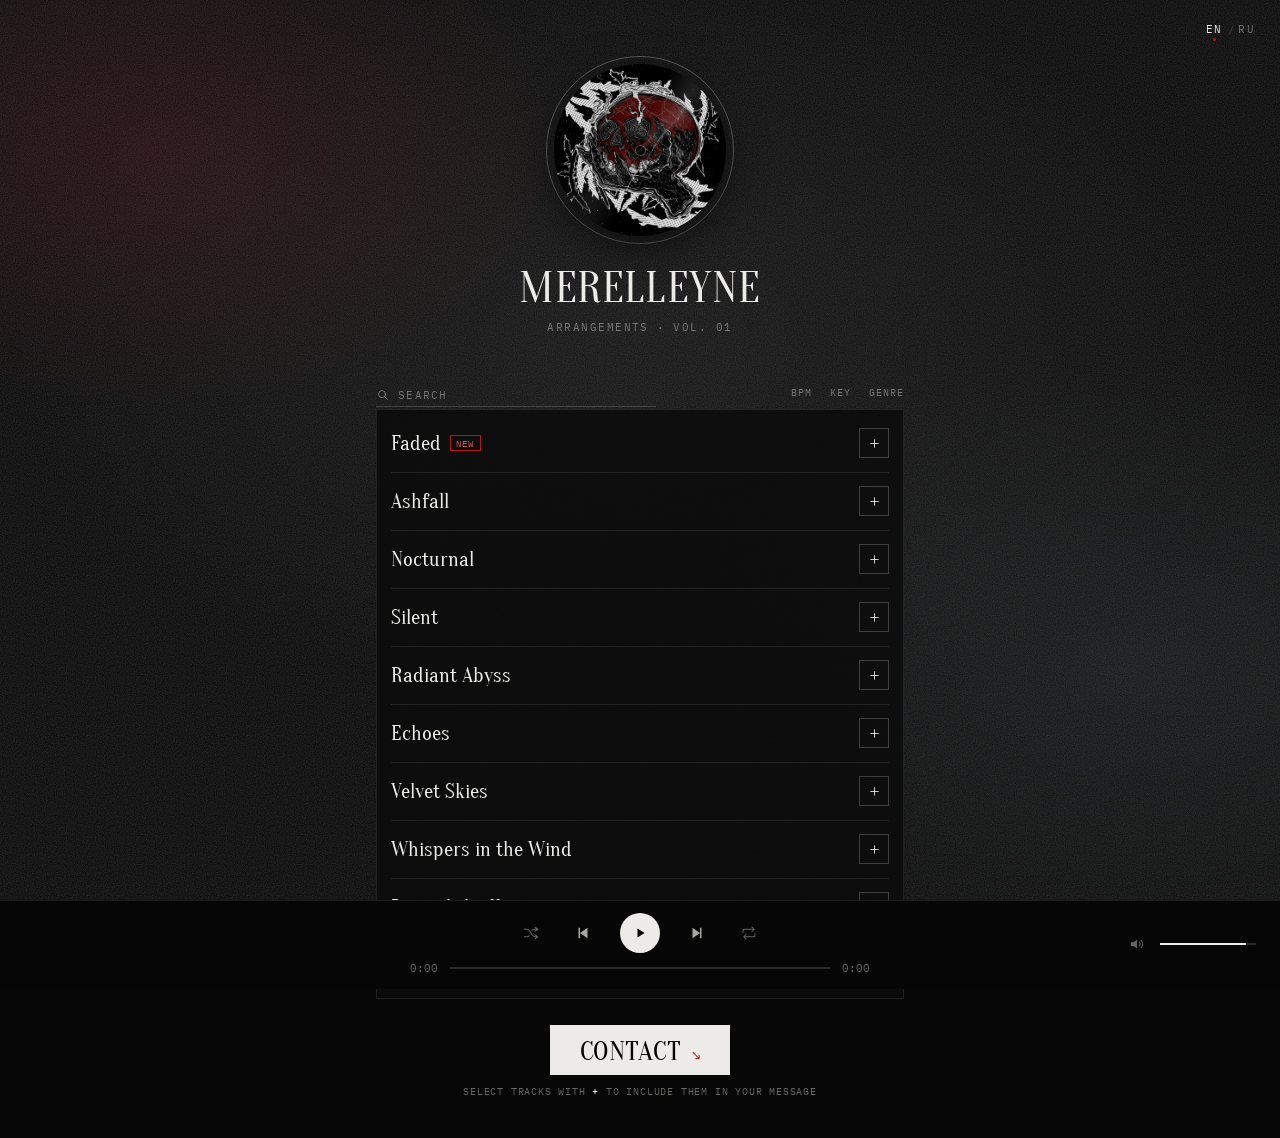
<file: index.html>
<!doctype html>
<html lang="en">
<head>
  <meta charset="utf-8">
  <meta name="viewport" content="width=device-width, initial-scale=1, viewport-fit=cover">
  <title>Merelleyne — Arrangements</title>
  <meta name="description" content="Original arrangements by Merelleyne. Listen, pick, get in touch.">
  <link rel="preconnect" href="https://fonts.googleapis.com">
  <link rel="preconnect" href="https://fonts.gstatic.com" crossorigin>
  <link href="https://fonts.googleapis.com/css2?family=Oranienbaum&family=IBM+Plex+Mono:wght@400;500&display=swap" rel="stylesheet">
  <!-- bump ?v= when css/js change so browsers (Safari) don't show a stale copy -->
  <link rel="stylesheet" href="style.css?v=29">
</head>
<body>
  <div class="lang" id="lang" role="group" aria-label="Language" data-i18n-aria="language">
    <button data-lang="en">EN</button><button data-lang="ru">RU</button>
  </div>
  <div class="bg" aria-hidden="true"></div>
  <div class="grain" aria-hidden="true"></div>

  <main>
    <header class="head">
      <!-- Vinyl: put your picture next to index.html as cover.jpg — it fills the disc. -->
      <button class="cover" id="cover" aria-label="Play / pause" data-i18n-aria="playPause">
        <span class="disc">
          <img class="art" src="cover.jpg" alt="" onerror="this.closest('.cover').classList.add('no-art'); this.remove()">
          <svg class="sigil" viewBox="0 0 100 100" aria-hidden="true">
            <g fill="none" stroke="currentColor" stroke-width=".8">
              <path d="M50 8 L58 62 L50 92 L42 62 Z"/>
              <path d="M14 34 L60 44 L86 66 L40 56 Z"/>
              <path d="M86 34 L40 44 L14 66 L60 56 Z"/>
            </g>
          </svg>
          <span class="grooves"></span>
          <span class="hole"></span>
        </span>
        <span class="sheen" aria-hidden="true"></span>
        <span class="cover-play" aria-hidden="true">
          <svg viewBox="0 0 24 24"><path class="i-play" d="M8 5v14l11-7z"/><path class="i-pause" d="M7 5h4v14H7zM13 5h4v14h-4z"/></svg>
        </span>
      </button>

      <h1 class="name"><button id="nameBtn" aria-haspopup="dialog" data-i18n-aria="openLinks">Merelleyne</button></h1>
      <div class="sub">
        <button id="catBtn" aria-haspopup="menu"></button><span id="subDot" aria-hidden="true">·</span><button id="tomeBtn" aria-haspopup="menu"></button>
      </div>
    </header>

    <div class="bar" id="bar">
      <label class="search">
        <svg viewBox="0 0 24 24" aria-hidden="true"><circle cx="10.5" cy="10.5" r="6"/><path d="M15 15l5 5"/></svg>
        <input id="q" type="search" placeholder="Search" autocomplete="off" spellcheck="false" aria-label="Search tracks" data-i18n-ph="search" data-i18n-aria="searchLabel">
        <span class="found" id="found"></span>
        <button class="q-clear" id="qClear" type="button" aria-label="Clear search" data-i18n-aria="clearSearch" hidden>
          <svg viewBox="0 0 24 24"><path d="M6 6l12 12M18 6L6 18"/></svg>
        </button>
      </label>
      <!-- show / hide details in the rows -->
      <div class="cols" id="cols" role="group" data-i18n-aria="showDetails">
        <button type="button" data-col="bpm"><span data-i18n="colBpm">BPM</span><b class="dir"></b></button>
        <button type="button" data-col="key"><span data-i18n="colKey">Key</span><b class="dir"></b></button>
        <button type="button" data-col="genre" id="genreBtn"><span data-i18n="colGenre">Genre</span><b id="genreN"></b><b class="dir"></b></button>
      </div>
    </div>

    <ol class="list" id="list"></ol>
    <ol class="list" id="shop" hidden></ol>
    <p class="none" id="none" hidden>Nothing found</p>

    <div class="cta">
      <button class="contact" id="contactBtn">
        <span data-i18n="contact">Contact</span><span class="count" id="selCount"></span><span class="arr">↘</span>
      </button>
      <p class="hint" id="hint" data-i18n-html="hint">Select tracks with <b>+</b> to include them in your message</p>
    </div>

  </main>

  <!-- ---------- player ---------- -->
  <div class="player" id="player" aria-label="Player" data-i18n-aria="player">
    <div class="p-now" id="pNow">
      <div class="p-title" id="pTitle"></div>
    </div>

    <div class="p-center">
      <div class="ctrls">
        <button class="ctl" id="shuffle" aria-label="Shuffle" data-i18n-aria="shuffle" aria-pressed="false">
          <svg viewBox="0 0 24 24"><path d="M3 7h3.5c2 0 3 1 4.3 3l2.4 4c1.3 2 2.3 3 4.3 3H21M17.5 4.5 21 7l-3.5 2.5M3 17h3.5c1.3 0 2.2-.4 3-1.2M13.5 8.2c.8-.8 1.7-1.2 3-1.2H21M17.5 14.5 21 17l-3.5 2.5"/></svg>
        </button>
        <button class="ctl" id="prev" aria-label="Previous" data-i18n-aria="prev">
          <svg viewBox="0 0 24 24"><path class="fill" d="M18 5v14L8 12zM6 5h2v14H6z"/></svg>
        </button>
        <button class="ctl big" id="toggle" aria-label="Play / pause" data-i18n-aria="playPause">
          <svg viewBox="0 0 24 24"><path class="fill i-play" d="M9 6.5v11l8.5-5.5z"/><path class="fill i-pause" d="M8 6h3v12H8zM13 6h3v12h-3z"/></svg>
        </button>
        <button class="ctl" id="next" aria-label="Next" data-i18n-aria="next">
          <svg viewBox="0 0 24 24"><path class="fill" d="M6 5v14l10-7zM16 5h2v14h-2z"/></svg>
        </button>
        <button class="ctl" id="repeat" aria-label="Repeat" data-mode="off">
          <svg viewBox="0 0 24 24"><path d="M4 11V9.5A2.5 2.5 0 0 1 6.5 7H19M16 4l3 3-3 3M20 13v1.5a2.5 2.5 0 0 1-2.5 2.5H5M8 20l-3-3 3-3"/></svg>
          <span class="one">1</span>
        </button>
      </div>
      <div class="seek">
        <span class="t" id="tCur">0:00</span>
        <div class="slider" id="seek"><div class="fillbar" id="fill"><i></i></div></div>
        <span class="t" id="tDur">0:00</span>
      </div>
    </div>

    <div class="p-vol">
      <button class="ctl" id="mute" aria-label="Mute">
        <svg viewBox="0 0 24 24">
          <path class="fill" d="M4 9.5h3.5L12 6v12l-4.5-3.5H4z"/>
          <path class="w1" d="M15 9.5a3.5 3.5 0 0 1 0 5"/>
          <path class="w2" d="M17.5 7a7 7 0 0 1 0 10"/>
          <path class="x" d="M15.5 9.5l5 5M20.5 9.5l-5 5"/>
        </svg>
      </button>
      <div class="slider vol" id="vol"><div class="fillbar" id="volFill"><i></i></div></div>
    </div>
  </div>

  <!-- ---------- contact window ---------- -->
  <div class="modal" id="modal" role="dialog" aria-modal="true" aria-labelledby="mSub" hidden>
    <div class="m-back" data-close></div>
    <div class="m-panel">
      <button class="m-close" data-close aria-label="Close" data-i18n-aria="close">
        <svg viewBox="0 0 24 24"><path d="M5 5l14 14M19 5L5 19"/></svg>
      </button>
      <p class="m-sub" id="mSub"></p>
      <ul class="m-list" id="mList"></ul>
      <textarea class="m-msg" id="mMsg" rows="7" spellcheck="false"></textarea>
      <div class="m-row">
        <button class="m-link" id="mCopy" data-i18n="copyMessage">Copy message</button>
        <button class="m-link" id="mClear" data-i18n="clearSelection">Clear selection</button>
      </div>
      <div class="m-btns" id="mBtns"></div>
      <p class="m-note" id="mNote"></p>
    </div>
  </div>

  <!-- ---------- links window (click the name) ---------- -->
  <div class="modal" id="links" role="dialog" aria-modal="true" aria-labelledby="lTitle" hidden>
    <div class="m-back" data-close></div>
    <div class="m-panel l-panel">
      <button class="m-close" data-close aria-label="Close" data-i18n-aria="close">
        <svg viewBox="0 0 24 24"><path d="M5 5l14 14M19 5L5 19"/></svg>
      </button>
      <p class="m-sub" id="lTitle" data-i18n="links">Links</p>
      <ul class="l-list" id="lList"></ul>
    </div>
  </div>

  <!-- ---------- request form (Contact → Email) ---------- -->
  <div class="modal" id="req" role="dialog" aria-modal="true" aria-labelledby="rTitle" hidden>
    <div class="m-back" data-close></div>
    <div class="m-panel r-panel">
      <button class="m-close" data-close aria-label="Close" data-i18n-aria="close">
        <svg viewBox="0 0 24 24"><path d="M5 5l14 14M19 5L5 19"/></svg>
      </button>
      <p class="m-sub" id="rTitle" data-i18n="reqTitle">Request</p>
      <form id="rForm" novalidate>
        <ul class="r-sum" id="rSum"></ul>
        <p class="r-hint" data-i18n="reqHint"></p>
        <label class="r-f"><span>Telegram</span><input name="telegram" maxlength="100" autocomplete="off" placeholder="@username"></label>
        <label class="r-f"><span>Instagram</span><input name="instagram" maxlength="100" autocomplete="off" placeholder="@username"></label>
        <label class="r-f"><span>VK</span><input name="vk" maxlength="100" autocomplete="off" placeholder="vk.com/…"></label>
        <label class="r-f"><span>Email</span><input name="email" type="email" maxlength="150" autocomplete="email" placeholder="you@mail.com"></label>
        <textarea class="m-msg" name="comment" rows="3" maxlength="2000" data-i18n-ph="reqComment" data-i18n-aria="reqComment"></textarea>
        <input class="r-trap" type="checkbox" name="botcheck" tabindex="-1" autocomplete="off" aria-hidden="true">
        <label class="r-ok"><input type="checkbox" name="consent"><i></i><span data-i18n="reqConsent"></span></label>
        <button class="m-btn r-send" id="rSend" type="submit"><span data-i18n="reqSend">Send</span></button>
        <p class="m-note" id="rNote" role="status"></p>
      </form>
      <div class="r-done" id="rDone" hidden><b data-i18n="reqDone"></b><p data-i18n="reqDoneNote"></p></div>
    </div>
  </div>

  <!-- right-click / long-press menu -->
  <div class="ctx" id="ctx" role="menu" hidden></div>

  <audio id="audio" preload="none"></audio>
  <script src="i18n.js?v=29"></script>
  <script src="settings.js?v=29"></script>
  <script src="tracks.js?v=29"></script>
  <script src="fire.js?v=29"></script>
  <script src="app.js?v=29"></script>
</body>
</html>
</file>
<file: style.css>
:root {
  --bg: #070707;
  --ink: #ecebe7;
  --mute: rgba(236, 235, 231, .42);
  --line: rgba(236, 235, 231, .09);
  --card: rgba(12, 12, 12, .88);
  --red: #b3141c;
  --serif: "Oranienbaum", "Bodoni 72", Didot, serif;
  --mono: "IBM Plex Mono", ui-monospace, Menlo, monospace;
}

* { box-sizing: border-box; margin: 0; padding: 0; }
html { -webkit-text-size-adjust: 100%; }
body {
  background: var(--bg);
  color: var(--ink);
  font-family: var(--mono);
  font-size: 12px;
  min-height: 100vh;
  -webkit-font-smoothing: antialiased;
}
button { font: inherit; color: inherit; background: none; border: 0; cursor: pointer; }
a { color: inherit; text-decoration: none; }

/* ---------- atmosphere ---------- */
.bg {
  position: fixed; inset: -10%;
  background:
    radial-gradient(40% 35% at 18% 22%, rgba(120, 20, 28, .22), transparent 70%),
    radial-gradient(45% 40% at 82% 70%, rgba(80, 90, 95, .18), transparent 70%),
    radial-gradient(60% 50% at 50% 40%, rgba(255, 255, 255, .05), transparent 70%),
    var(--bg);
  z-index: -2;
  transform: translateZ(0); /* own layer: no repaint on scroll */
}
.grain {
  position: fixed; inset: 0; pointer-events: none; z-index: -1; opacity: .16;
  transform: translateZ(0);
  background-image: url("data:image/svg+xml;utf8,<svg xmlns='http://www.w3.org/2000/svg' width='160' height='160'><filter id='n'><feTurbulence type='fractalNoise' baseFrequency='.9' numOctaves='2' stitchTiles='stitch'/><feColorMatrix values='0 0 0 0 1  0 0 0 0 1  0 0 0 0 1  0 0 0 .9 0'/></filter><rect width='100%' height='100%' filter='url(%23n)'/></svg>");
}

main {
  max-width: 560px;
  margin: 0 auto;
  padding: 56px 16px 40px;
}

/* ---------- header ---------- */
.head { text-align: center; margin-bottom: 36px; }

/* Cover = picture-disc vinyl inside a static round frame.
   The disc (photo + grooves + hole) spins; the frame and the light sheen stay still. */
.cover {
  --size: 188px;
  position: relative;
  width: var(--size); height: var(--size);
  display: block;
  margin: 0 auto 22px;
  border-radius: 50%;
  border: 1px solid rgba(236, 235, 231, .32);   /* static frame */
  padding: 7px;
}
.disc {
  position: relative; display: block;
  width: 100%; height: 100%;
  border-radius: 50%;
  overflow: hidden;
  background: radial-gradient(circle, #1d1d1d 0%, #0b0b0b 70%, #050505 100%);
  box-shadow: 0 10px 40px rgba(0, 0, 0, .6);
  animation: spin 40s linear infinite;
  animation-play-state: paused;
}
body.playing .disc { animation-play-state: running; }
@keyframes spin { to { transform: rotate(360deg); } }

.art {
  position: absolute; inset: 0;
  width: 100%; height: 100%; object-fit: cover;
  filter: grayscale(.25) contrast(1.12) brightness(.82) saturate(.9);
}
.sigil { position: absolute; inset: 20%; width: 60%; color: var(--ink); opacity: .8; display: none; }
.no-art .sigil { display: block; }

.grooves { /* fine concentric grooves + dark run-out edge + inner label ring */
  position: absolute; inset: 0; border-radius: 50%;
  background:
    radial-gradient(circle, transparent 0 15%, rgba(0, 0, 0, .55) 15.4%, transparent 16.2%),
    radial-gradient(circle, transparent 0 93%, rgba(0, 0, 0, .55) 97%, rgba(0, 0, 0, .85) 100%),
    repeating-radial-gradient(circle, rgba(0, 0, 0, .22) 0 .6px, transparent .6px 2.2px);
  mix-blend-mode: multiply;
}
.hole { /* spindle hole */
  position: absolute; left: 50%; top: 50%;
  width: 9px; height: 9px; margin: -4.5px;
  border-radius: 50%;
  background: var(--bg);
  box-shadow: 0 0 0 1px rgba(236, 235, 231, .25), 0 0 0 7px rgba(0, 0, 0, .35);
}
.sheen { /* static light reflection — sells the vinyl look while the disc spins under it */
  position: absolute; inset: 7px; border-radius: 50%; pointer-events: none;
  background: conic-gradient(from 20deg,
    transparent 0deg, rgba(255, 255, 255, .13) 22deg, transparent 50deg,
    transparent 180deg, rgba(255, 255, 255, .09) 202deg, transparent 230deg, transparent 360deg);
  mix-blend-mode: screen;
}

.cover-play {
  position: absolute; inset: 7px; border-radius: 50%; display: grid; place-items: center;
  background: rgba(0, 0, 0, .35);
  opacity: 0; transition: opacity .25s;
}
.cover:hover .cover-play, .cover:focus-visible .cover-play { opacity: 1; }
.cover-play svg { width: 34px; fill: var(--ink); }
.i-pause { display: none; }
body.playing .cover .i-play, body.playing #toggle .i-play { display: none; }
body.playing .cover .i-pause, body.playing #toggle .i-pause { display: inline; }

.name {
  font-family: var(--serif);
  font-weight: 400;
  font-size: 44px;
  line-height: 1;
  letter-spacing: .01em;
  text-transform: uppercase;
}
.sub {
  margin-top: 10px;
  color: var(--mute);
  text-transform: uppercase;
  letter-spacing: .14em;
  font-size: 10.5px;
  display: flex; justify-content: center; gap: 8px;
  min-height: 1em;
}

/* shared press feedback */
.ctl, .sel, .contact, .m-btn, .m-link, .cover { -webkit-tap-highlight-color: transparent; }
.ctl:active, .sel:active, .m-btn:active { transform: scale(.88); }
.contact:active { transform: scale(.96); }
.ctl, .sel, .contact, .m-btn { transition: transform .12s ease, background .2s, color .2s, border-color .2s; }
.cover { transition: transform .2s ease; }
.cover:active { transform: scale(.97); }

/* ---------- list ---------- */
.list {
  list-style: none;
  background: var(--card);
  border: 1px solid var(--line);
  padding: 4px 0; /* no backdrop-filter: it stripes and stutters in Safari over the fixed grain */
}
.row {
  position: relative;
  display: grid;
  grid-template-columns: 1fr auto;
  align-items: center;
  gap: 12px;
  height: 58px;
  padding: 0 14px;
  cursor: pointer;
  transition: background .25s;
}
.row + .row::before { /* divider, inset like before */
  content: ""; position: absolute; top: 0; left: 14px; right: 14px; height: 1px; background: var(--line);
}
.row::after { /* left marker: grows on hover, red when playing */
  content: ""; position: absolute; left: 0; top: 50%; width: 2px; height: 0;
  background: var(--ink); transform: translateY(-50%);
  transition: height .25s cubic-bezier(.2, .8, .2, 1), background .25s;
}
.row:hover { background: rgba(236, 235, 231, .045); }
.row:hover::after { height: 60%; }
.row.active::after { height: 100%; background: var(--red); }
.row.active { background: rgba(179, 20, 28, .06); }

.info { min-width: 0; transition: transform .3s cubic-bezier(.2, .8, .2, 1); }
.row:hover .info { transform: translateX(4px); }
.row.active .title { color: #fff; }
.title {
  font-family: var(--serif);
  font-size: 21px;
  line-height: 1.05;
  white-space: nowrap; overflow: hidden; text-overflow: ellipsis;
}
/* playing indicator: three tiny red bars after the title — move while playing, rest when paused */
.eq { display: none; gap: 2px; align-items: flex-end; height: 10px; margin-left: 9px; vertical-align: 1px; }
.row.active .eq { display: inline-flex; }
.eq i { width: 2px; height: 3px; background: var(--red); }
.row.active.on .eq i { animation: eq .9s ease-in-out infinite alternate; }
.row.active.on .eq i:nth-child(2) { animation-duration: .7s; animation-delay: -.3s; }
.row.active.on .eq i:nth-child(3) { animation-duration: 1.1s; animation-delay: -.6s; }
@keyframes eq { from { height: 3px; } to { height: 10px; } }

.btns { display: flex; gap: 6px; }
.sel {
  width: 30px; height: 30px;
  display: grid; place-items: center;
  border: 1px solid rgba(236, 235, 231, .22);
}
.sel:hover { border-color: var(--ink); }

.sel svg { width: 13px; fill: none; stroke: currentColor; stroke-width: 1.6; stroke-linecap: round; stroke-linejoin: round; }
.sel .i-check { display: none; }
.row.picked .sel { background: var(--red); border-color: var(--red); color: var(--ink); }
.row.picked .sel .i-plus { display: none; }
.row.picked .sel .i-check { display: inline; }
.row.picked .sel svg { animation: pop .3s cubic-bezier(.2, 1.6, .4, 1); }
@keyframes pop { from { transform: scale(.3); } }

/* ---------- contact CTA ---------- */
.cta { text-align: center; margin-top: 26px; }
.contact {
  display: inline-flex; align-items: baseline; gap: 10px;
  padding: 12px 30px 10px;
  background: var(--ink); color: #050505;
  font-family: var(--serif); font-size: 28px; line-height: 1;
  text-transform: uppercase; letter-spacing: .02em;
}
.contact:hover { background: var(--red); color: var(--ink); }
.contact .count { font-family: var(--mono); font-size: 12px; letter-spacing: .06em; }
.contact .count:empty { display: none; }
.contact .arr { font-family: var(--mono); font-size: 14px; color: var(--red); transition: color .2s; }
.contact:hover .arr { color: var(--ink); }
.contact.bump { animation: bump .35s ease; }
@keyframes bump { 40% { transform: scale(1.06); } }
.hint { margin-top: 10px; color: var(--mute); font-size: 10px; letter-spacing: .08em; text-transform: uppercase; }
.hint b { color: var(--ink); font-weight: 500; }

/* ---------- player (slides up after first play) ---------- */
body.has-player main { padding-bottom: 120px; }
.player {
  position: fixed; left: 0; right: 0; bottom: 0; z-index: 5;
  display: grid; grid-template-columns: 1fr minmax(0, 480px) 1fr; align-items: center; gap: 24px;
  padding: 12px 24px calc(14px + env(safe-area-inset-bottom));
  background: #060606;
  border-top: 1px solid var(--line);
  transform: translateY(100%);
  transition: transform .45s cubic-bezier(.2, .8, .2, 1);
}
body.has-player .player { transform: none; }

.p-now { min-width: 0; }
.p-title {
  font-family: var(--serif); font-size: 21px; line-height: 1.1;
  white-space: nowrap; overflow: hidden; text-overflow: ellipsis;
}
.p-kb { font: 10.5px var(--mono); color: var(--mute); letter-spacing: .06em; margin-left: 6px; vertical-align: 3px; }
.p-now.swap { animation: swap .45s cubic-bezier(.2, .8, .2, 1); }
@keyframes swap { from { opacity: 0; transform: translateY(8px); } }

.ctrls { display: flex; justify-content: center; align-items: center; gap: 22px; }
.ctl {
  position: relative;
  width: 30px; height: 30px;
  display: grid; place-items: center;
  color: var(--mute);
}
.ctl:hover { color: var(--ink); }
.ctl svg { width: 18px; height: 18px; fill: none; stroke: currentColor; stroke-width: 1.4; stroke-linecap: round; stroke-linejoin: round; }
.ctl svg .fill { fill: currentColor; stroke: none; }
#prev, #next { color: rgba(236, 235, 231, .7); }
#prev:hover, #next:hover { color: var(--ink); }
.ctl.big {
  width: 40px; height: 40px;
  border-radius: 50%;
  background: var(--ink); color: #050505;
}
.ctl.big:hover { background: #fff; color: #050505; }
.ctl.big svg { width: 20px; height: 20px; }
.ctl.big .i-play, .ctl.big .i-pause { transform-origin: center; }
body.playing .ctl.big .i-pause, .ctl.big .i-play { animation: icon-in .2s ease; }
@keyframes icon-in { from { opacity: 0; transform: scale(.6); } }
.ctl[aria-pressed="true"], .ctl[data-mode="all"], .ctl[data-mode="one"] { color: var(--ink); }
.ctl[aria-pressed="true"]::after, .ctl[data-mode="all"]::after, .ctl[data-mode="one"]::after {
  content: ""; position: absolute; bottom: -2px; left: 50%; width: 3px; height: 3px; margin-left: -1.5px;
  border-radius: 50%; background: var(--red);
}
.one { position: absolute; top: 3px; right: 1px; font-size: 8px; color: var(--red); display: none; }
.ctl[data-mode="one"] .one { display: block; }

.seek {
  display: grid; grid-template-columns: 38px 1fr 38px; align-items: center; gap: 12px;
  margin-top: 8px;
}
.t { color: var(--mute); font-size: 10.5px; font-variant-numeric: tabular-nums; }
.t:first-child { text-align: right; }

.slider { /* tall hit area, thin visible line */
  position: relative; height: 14px; cursor: pointer; touch-action: none;
}
.slider::before, .fillbar {
  content: ""; position: absolute; left: 0; top: 50%; height: 2px; margin-top: -1px;
}
.slider::before { right: 0; background: rgba(236, 235, 231, .16); }
.fillbar { width: 0; background: var(--ink); }
.fillbar i {
  position: absolute; right: -5px; top: -4px; width: 10px; height: 10px; border-radius: 50%;
  background: var(--ink); transform: scale(0); transition: transform .15s;
}
.slider:hover .fillbar i, .slider.drag .fillbar i { transform: scale(1); }
.slider.drag .fillbar, .slider:hover .fillbar { background: #fff; }

.p-vol { display: flex; align-items: center; justify-content: flex-end; gap: 8px; }
.vol { width: 96px; }
#mute .x { display: none; }
#mute.muted .w1, #mute.muted .w2 { display: none; }
#mute.muted .x { display: inline; }
#mute.low .w2 { display: none; }

/* ---------- contact window ---------- */
.modal { position: fixed; inset: 0; z-index: 10; display: grid; place-items: center; padding: 16px; }
.modal[hidden] { display: none; }
.m-back {
  position: absolute; inset: 0; background: rgba(0, 0, 0, .7);
  backdrop-filter: blur(6px); -webkit-backdrop-filter: blur(6px);
  animation: fade .3s ease;
}
.m-panel {
  position: relative; width: 100%; max-width: 440px;
  background: #050505; border: 1px solid rgba(236, 235, 231, .14);
  padding: 24px 28px 26px; text-align: center;
  animation: rise .4s cubic-bezier(.2, .8, .2, 1);
}
.modal.closing .m-back { animation: fade .2s ease reverse forwards; }
.modal.closing .m-panel { animation: rise .2s ease reverse forwards; }
@keyframes fade { from { opacity: 0; } }
@keyframes rise { from { opacity: 0; transform: translateY(16px) scale(.98); } }

.m-close { position: absolute; top: 12px; right: 14px; width: 28px; height: 28px; display: grid; place-items: center; color: var(--mute); transition: color .2s, transform .3s; }
.m-close:hover { color: var(--ink); transform: rotate(90deg); }
.m-close svg { width: 18px; fill: none; stroke: currentColor; stroke-width: 1.6; }
.m-sub { color: var(--mute); font-size: 10px; letter-spacing: .1em; text-transform: uppercase; text-align: left; padding-right: 40px; }

/* selected tracks — scrolls when long */
.m-list {
  list-style: none; margin-top: 12px; text-align: left;
  max-height: 188px; overflow-y: auto; overscroll-behavior: contain;
  border-top: 1px solid var(--line); border-bottom: 1px solid var(--line);
  scrollbar-width: thin; scrollbar-color: rgba(236, 235, 231, .25) transparent;
}
.m-list::-webkit-scrollbar { width: 4px; }
.m-list::-webkit-scrollbar-thumb { background: rgba(236, 235, 231, .25); }
.m-item {
  display: grid; grid-template-columns: 1fr auto 28px; align-items: center; gap: 12px;
  height: 46px; padding: 0 2px 0 10px; position: relative;
  animation: fade .3s ease;
}
.m-item + .m-item { border-top: 1px solid var(--line); }
.m-item::before { content: ""; position: absolute; left: 0; top: 12px; bottom: 12px; width: 2px; background: var(--red); }
.m-item .n { font: 21px/1.1 var(--serif); white-space: nowrap; overflow: hidden; text-overflow: ellipsis; }
.m-item .k { color: var(--mute); font-size: 10px; letter-spacing: .08em; white-space: nowrap; }
.m-x { width: 28px; height: 28px; display: grid; place-items: center; color: var(--mute); transition: color .2s, transform .12s; }
.m-x:hover { color: var(--red); }
.m-x:active { transform: scale(.85); }
.m-x svg { width: 12px; fill: none; stroke: currentColor; stroke-width: 1.7; stroke-linecap: round; }
.m-empty { padding: 16px 0; color: var(--mute); font-size: 11px; text-align: center; }
.m-empty b { color: var(--ink); font-weight: 500; }
.m-msg {
  display: block; width: 100%; margin-top: 16px; resize: vertical;
  background: rgba(236, 235, 231, .04); color: var(--ink);
  border: 1px solid var(--line); padding: 12px;
  font: 11.5px/1.6 var(--mono);
}
.m-msg:focus { outline: none; border-color: rgba(236, 235, 231, .3); }
.m-row { display: flex; justify-content: space-between; margin-top: 8px; }
.m-link { color: var(--mute); font-size: 10px; letter-spacing: .08em; text-transform: uppercase; transition: color .2s; }
.m-link:hover { color: var(--ink); }
.m-btns { display: flex; flex-direction: column; gap: 8px; margin-top: 22px; }
.m-btn {
  display: flex; justify-content: space-between; align-items: baseline;
  padding: 11px 16px 9px;
  background: var(--ink); color: #050505;
  font-family: var(--serif); font-size: 22px; line-height: 1; text-transform: uppercase;
}
.m-btn small { font-family: var(--mono); font-size: 10px; letter-spacing: .06em; text-transform: none; opacity: .55; }
.m-btn:hover { background: var(--red); color: var(--ink); }
.m-note { margin-top: 16px; min-height: 1.4em; color: var(--mute); font-size: 10px; line-height: 1.6; letter-spacing: .08em; text-transform: uppercase; transition: color .3s; }
.m-note.show { color: var(--red); animation: fade .3s ease; }

/* ---------- small screens ---------- */
@media (max-width: 760px) {
  .player { grid-template-columns: 1fr; gap: 8px; padding: 10px 16px calc(12px + env(safe-area-inset-bottom)); }
  .p-now { text-align: center; }
  .p-title { font-size: 18px; }
  .p-vol { display: none; } /* phones: hardware volume buttons */
  body.has-player main { padding-bottom: 170px; }
}
@media (max-width: 540px) {
  main { padding-top: 40px; }
  .cover { --size: 160px; }
  .name { font-size: 38px; }
  .row { gap: 10px; padding: 0 12px; }
  .row + .row::before { left: 12px; right: 12px; }
  .ctrls { gap: 18px; }
  .title { font-size: 19px; }
  .contact { font-size: 24px; }
}
@media (hover: none) {
  .row:hover { background: none; }
  .row:hover::after { height: 0; }
  .row:hover .info { transform: none; }
  .row.active:hover::after { height: 100%; }
  .row.active:hover { background: rgba(179, 20, 28, .06); }
}

@media (prefers-reduced-motion: reduce) {
  .disc { animation: none; }
  *, *::before, *::after { animation-duration: 0s !important; transition-duration: 0s !important; }
}

/* ---------- language switch (top-right) ---------- */
.lang {
  position: fixed; top: 16px; right: 18px; z-index: 6;
  display: flex; gap: 2px;
}
.lang button {
  position: relative; padding: 6px 7px;
  color: var(--mute); font-size: 10.5px; letter-spacing: .12em;
  transition: color .2s;
}
.lang button:hover { color: var(--ink); }
.lang button[aria-pressed="true"] { color: var(--ink); }
.lang button[aria-pressed="true"]::after {
  content: ""; position: absolute; left: 50%; bottom: 1px; width: 3px; height: 3px; margin-left: -1.5px;
  border-radius: 50%; background: var(--red);
}
.lang button + button::before { content: "/"; position: absolute; left: -3px; color: rgba(236, 235, 231, .2); }
body.lang-swap [data-i18n], body.lang-swap [data-i18n-html], body.lang-swap .m-panel { animation: fade .35s ease; }

/* ---------- search ---------- */
.bar { display: flex; align-items: center; justify-content: space-between; gap: 12px; margin-bottom: 10px; }
.search {
  position: relative; display: flex; align-items: center; gap: 8px;
  width: 280px; max-width: 100%;   /* fixed width: doesn't change on focus */
  border-bottom: 1px solid rgba(236, 235, 231, .18);
  padding: 4px 0;
  transition: border-color .2s;
}
.search:focus-within { border-color: var(--ink); }
.search > svg { width: 14px; flex: none; fill: none; stroke: var(--mute); stroke-width: 1.6; stroke-linecap: round; transition: stroke .2s; }
.search:focus-within > svg { stroke: var(--ink); }
.search input {
  flex: 1; min-width: 0; background: none; border: 0; outline: none;
  color: var(--ink); font: 12px var(--mono); letter-spacing: .04em;
  -webkit-appearance: none; appearance: none;
}
.search input::placeholder { color: var(--mute); text-transform: uppercase; letter-spacing: .12em; font-size: 10.5px; }
.search input::-webkit-search-cancel-button { display: none; }
.q-clear { width: 20px; height: 20px; display: grid; place-items: center; color: var(--mute); }
.q-clear:hover { color: var(--ink); }
.q-clear svg { width: 11px; fill: none; stroke: currentColor; stroke-width: 1.8; stroke-linecap: round; }
.q-clear[hidden] { display: none; }
.found { color: var(--mute); font-size: 10px; letter-spacing: .1em; text-transform: uppercase; }
.none { padding: 40px 0; text-align: center; color: var(--mute); font-size: 11px; letter-spacing: .1em; text-transform: uppercase; border: 1px solid var(--line); }
.row[hidden] { display: none; }
.row.first::before { display: none; }

/* ---------- rows: no long-press callout on phones; highlight states ---------- */
.row { -webkit-touch-callout: none; -webkit-user-select: none; user-select: none; }
.row.ctx-on { background: rgba(236, 235, 231, .06); }
.row.ctx-on::after { height: 60%; }
.row.flash { animation: rowflash 1.6s ease; }
@keyframes rowflash { 0%, 30% { background: rgba(179, 20, 28, .28); } }

/* ---------- right-click menu ---------- */
.ctx {
  position: fixed; z-index: 20; min-width: 232px;
  background: #0a0a0a; border: 1px solid rgba(236, 235, 231, .16);
  box-shadow: 0 18px 50px rgba(0, 0, 0, .65);
  padding: 4px 0;
}
.ctx[hidden] { display: none; }
.ctx.in { animation: ctxin .16s cubic-bezier(.2, .8, .2, 1); }
@keyframes ctxin { from { opacity: 0; transform: scale(.94); } }
.ctx-h {
  padding: 9px 14px 8px; margin-bottom: 4px;
  font: 18px/1.1 var(--serif); white-space: nowrap; overflow: hidden; text-overflow: ellipsis; max-width: 300px;
  border-bottom: 1px solid var(--line);
}
.ctx-i {
  position: relative; display: flex; align-items: center; gap: 11px; width: 100%;
  padding: 9px 14px; text-align: left;
  font-size: 10.5px; letter-spacing: .1em; text-transform: uppercase;
  transition: background .15s;
}
.ctx-i::before { content: ""; position: absolute; left: 0; top: 7px; bottom: 7px; width: 2px; background: var(--red); transform: scaleY(0); transition: transform .15s; }
.ctx-i:hover, .ctx-i:focus-visible { background: rgba(236, 235, 231, .07); outline: none; }
.ctx-i:hover::before, .ctx-i:focus-visible::before { transform: none; }
.ctx-i svg { width: 14px; height: 14px; flex: none; fill: none; stroke: currentColor; stroke-width: 1.6; stroke-linecap: round; stroke-linejoin: round; }
.ctx-i svg .fill { fill: currentColor; stroke: none; }
.ctx-i em { margin-left: auto; padding-left: 12px; font-style: normal; color: var(--red); font-size: 9.5px; }
.ctx-sep { height: 1px; margin: 4px 0; background: var(--line); }

/* ---------- toast ---------- */
.toast {
  position: fixed; left: 50%; bottom: 28px; z-index: 30;
  transform: translate(-50%, 12px); opacity: 0; pointer-events: none;
  background: var(--ink); color: #050505;
  padding: 8px 14px; font-size: 10.5px; letter-spacing: .1em; text-transform: uppercase;
  transition: opacity .25s, transform .25s cubic-bezier(.2, .8, .2, 1);
}
.toast.show { opacity: 1; transform: translate(-50%, 0); }
body.has-player .toast { bottom: 118px; }

@media (max-width: 760px) { body.has-player .toast { bottom: 168px; } }
@media (max-width: 540px) {
  .lang { top: 10px; right: 10px; }
  .search { width: 100%; }
  .found { white-space: nowrap; }
}

/* ---------- name → links window ---------- */
.name button {
  position: relative; font: inherit; letter-spacing: inherit; text-transform: inherit; color: inherit;
  padding: 0 2px;
}
.name button::after { /* thin red line grows on hover */
  content: ""; position: absolute; left: 50%; right: 50%; bottom: -6px; height: 1px; background: var(--red);
  transition: left .35s cubic-bezier(.2, .8, .2, 1), right .35s cubic-bezier(.2, .8, .2, 1);
}
.name button:hover::after, .name button:focus-visible::after { left: 0; right: 0; }
.name button:active { transform: scale(.98); }
.name button:focus-visible { outline: none; }

.l-panel { max-width: 380px; }
.l-list { list-style: none; margin-top: 14px; border-top: 1px solid var(--line); text-align: left; }
.l-list li { border-bottom: 1px solid var(--line); animation: lin .4s cubic-bezier(.2, .8, .2, 1) both; }
@keyframes lin { from { opacity: 0; transform: translateY(6px); } }
.l-item {
  position: relative; display: grid; grid-template-columns: 1fr auto 18px; align-items: baseline; gap: 12px;
  padding: 13px 4px 11px 12px; outline: none;
  transition: background .2s, padding .3s cubic-bezier(.2, .8, .2, 1);
}
.l-item::before { content: ""; position: absolute; left: 0; top: 12px; bottom: 12px; width: 2px; background: var(--red); transform: scaleY(0); transition: transform .2s; }
.l-item:hover, .l-item:focus-visible { background: rgba(236, 235, 231, .05); padding-left: 16px; }
.l-item:hover::before, .l-item:focus-visible::before { transform: none; }
.l-item .n { font: 24px/1 var(--serif); text-transform: uppercase; }
.l-item .h { color: var(--mute); font-size: 10px; letter-spacing: .06em; white-space: nowrap; overflow: hidden; text-overflow: ellipsis; max-width: 170px; }
.l-item .a { color: var(--red); font-size: 13px; text-align: right; transition: transform .25s; }
.l-item:hover .a { transform: translate(2px, -2px); }

/* ---------- line under the name: section + volume buttons ---------- */
.sub { align-items: baseline; gap: 0; }
.sub button {
  position: relative; padding: 8px; margin: -8px 0; letter-spacing: inherit; text-transform: inherit;
  transition: color .2s;
  -webkit-touch-callout: none; -webkit-user-select: none; user-select: none; touch-action: manipulation;
}
.sub [hidden] { display: none; }
.sub button::after {
  content: ""; position: absolute; left: 50%; right: 50%; bottom: 4px; height: 1px; background: var(--red);
  transition: left .3s cubic-bezier(.2, .8, .2, 1), right .3s cubic-bezier(.2, .8, .2, 1);
}
.sub button:hover, .sub button:focus-visible { color: var(--ink); outline: none; }
.sub button:hover::after, .sub button:focus-visible::after { left: 8px; right: 8px; }
.list[hidden], .bar[hidden] { display: none; }
.list.swap { animation: lin .35s cubic-bezier(.2, .8, .2, 1); }
.ctx-c i { width: 5px; height: 5px; border-radius: 50%; flex: none; }
.ctx-c[aria-checked="true"] i { background: var(--red); }
@media (hover: none) { .sub button { padding: 14px 8px; margin: -14px 0; } .sub button::after { bottom: 10px; } }

/* ---------- BPM / key / genre switches + details in rows ---------- */
.found { flex: none; white-space: nowrap; }
.cols { display: flex; gap: 2px; margin-right: -8px; }
.cols[hidden] { display: none; }
.cols button {
  position: relative; padding: 8px; white-space: nowrap;
  color: var(--mute); font-size: 10px; letter-spacing: .1em; text-transform: uppercase;
  transition: color .2s; -webkit-tap-highlight-color: transparent;
}
.cols button:hover, .cols button:focus-visible, .cols button[aria-pressed="true"] { color: var(--ink); outline: none; }
.cols button:focus-visible { text-decoration: underline; text-underline-offset: 4px; }
.cols button::after {
  content: ""; position: absolute; left: 50%; right: 50%; bottom: 4px; height: 1px; background: var(--red);
  transition: left .3s cubic-bezier(.2, .8, .2, 1), right .3s cubic-bezier(.2, .8, .2, 1);
}
.cols button[aria-pressed="true"]::after { left: 8px; right: 8px; }
.info { display: flex; align-items: center; gap: 14px; }
.info .title { flex: 1; min-width: 0; }
.cells { display: flex; flex: none; gap: 10px; color: var(--mute); font-size: 10.5px; letter-spacing: .06em; }
.cell { display: none; text-align: right; white-space: nowrap; overflow: hidden; text-overflow: ellipsis; }
.cell.nil { opacity: .4; }
.c-bpm, .c-key { width: 34px; }
.c-genre { width: 128px; }
.show-bpm .c-bpm, .show-key .c-key, .show-genre .c-genre { display: block; animation: fade .3s ease; }
@media (max-width: 540px) { /* phone: switches under the search, details under the title */
  .bar { flex-wrap: wrap; gap: 4px; }
  .cols { margin: 0 -8px; }
  .info { flex-direction: column; align-items: stretch; gap: 5px; }
  .info .title { flex: none; }
  .cells { gap: 12px; min-width: 0; }
  .cell { width: auto; text-align: left; }
  .cells .cell.nil { display: none; }
  .list:not(.show-bpm):not(.show-key):not(.show-genre) .cells, .cells:not(:has(.cell:not(.nil))) { display: none; }
}

/* ---------- label on the newest track ---------- */
.new {
  margin-left: 9px; padding: 2px 5px 1px; vertical-align: 3px;
  border: 1px solid var(--red); color: #e0525a;
  font: 8.5px/1 var(--mono); letter-spacing: .14em; text-transform: uppercase;
}

/* ---------- license menu ---------- */
.ctx-i b { margin-left: auto; padding-left: 22px; font-weight: 400; color: var(--mute); white-space: nowrap; }
.ctx-i:hover b, .ctx-i:focus-visible b, .ctx-c[aria-checked="true"] b { color: var(--ink); }
.ctx-x {
  display: grid; grid-template-columns: 5px 1fr auto; align-items: center; column-gap: 11px; padding: 5px 14px 6px;
  font-size: 10.5px; letter-spacing: .1em; text-transform: uppercase;
}
.ctx-x i { width: 5px; height: 5px; border-radius: 50%; }
.ctx-x[data-on="true"] i { background: var(--red); }
.ctx-ask { padding: 5px 9px; background: rgba(236, 235, 231, .13); color: rgba(236, 235, 231, .6); font-size: 10px; letter-spacing: .1em; text-transform: uppercase; transition: background .2s, color .2s; }
.ctx-ask:hover, .ctx-ask:focus-visible { background: rgba(236, 235, 231, .24); color: var(--ink); outline: none; }
.ctx-note { grid-column: 1 / -1; display: grid; grid-template-rows: 0fr; transition: grid-template-rows .2s ease; width: 0; min-width: 100%; }
.ctx-note p { overflow: hidden; color: var(--mute); font-size: 10px; line-height: 1.45; letter-spacing: .02em; text-transform: none; }
.ctx-x:has(.ctx-ask:hover) .ctx-note, .ctx-x:has(.ctx-ask:focus-visible) .ctx-note { grid-template-rows: 1fr; }
.ctx-x:has(.ctx-ask:hover) p, .ctx-x:has(.ctx-ask:focus-visible) p { padding-top: 7px; }
@media (hover: none) { .ctx-note { grid-template-rows: 1fr; } .ctx-note p { padding-top: 7px; } }
.m-item { grid-template-columns: minmax(0, 1fr) auto 28px; }

/* ---------- search bar sits on top of the list ---------- */
.head { margin-bottom: 44px; }
.bar { margin-bottom: 2px; align-items: flex-end; }
#genreN { margin-left: 5px; font-weight: 400; color: #e0525a; }
#genreN:empty { display: none; }

/* ---------- request form ---------- */
.r-panel { max-width: 420px; }
.r-sum { list-style: none; margin: 12px 0 14px; border-top: 1px solid var(--line); border-bottom: 1px solid var(--line); padding: 8px 0; max-height: 132px; overflow-y: auto; }
.r-sum li { display: flex; justify-content: space-between; align-items: baseline; gap: 14px; padding: 3px 0; }
.r-sum span { font: 17px/1.15 var(--serif); }
.r-sum em { font-style: normal; color: var(--mute); font-size: 10px; text-align: right; }
.r-total em { color: var(--ink); }
.r-hint { color: var(--mute); font-size: 10.5px; margin-bottom: 4px; }
.r-f { display: grid; grid-template-columns: 92px 1fr; align-items: center; border-bottom: 1px solid rgba(236, 235, 231, .14); transition: border-color .2s; }
.r-f:focus-within { border-color: var(--ink); }
.r-f span { color: var(--mute); font-size: 10px; letter-spacing: .1em; text-transform: uppercase; }
.r-f input { min-width: 0; padding: 11px 0; background: none; border: 0; outline: none; color: var(--ink); font: 12px var(--mono); border-radius: 0; }
.r-f input::placeholder { color: rgba(236, 235, 231, .22); }
.r-trap { position: absolute; left: -9999px; }
.r-ok { position: relative; display: grid; grid-template-columns: 14px 1fr; gap: 10px; margin: 14px 0; color: var(--mute); font-size: 10px; line-height: 1.5; cursor: pointer; }
.r-ok input { position: absolute; opacity: 0; }
.r-ok i { width: 14px; height: 14px; border: 1px solid rgba(236, 235, 231, .35); }
.r-ok input:checked + i { background: var(--red); border-color: var(--red); }
.r-ok input:focus-visible + i { outline: 1px solid var(--ink); outline-offset: 2px; }
.r-send { width: 100%; justify-content: center; }
.r-send:disabled { opacity: .5; pointer-events: none; }
.r-done { padding: 34px 0 22px; text-align: center; }
.r-done b { display: block; font: 400 34px/1 var(--serif); text-transform: uppercase; }
.r-done p { margin-top: 12px; color: var(--mute); font-size: 11px; }
.r-done[hidden], #rForm[hidden] { display: none; }
@media (max-width: 760px) { .r-f input, .r-panel textarea { font-size: 16px; } } /* iPhone zooms into smaller fields */
.r-panel { text-align: left; max-height: calc(100dvh - 32px); overflow-y: auto; }

/* ---------- sort arrows, double-tap on the vinyl ---------- */
.cover { touch-action: manipulation; }
.cols button { -webkit-touch-callout: none; -webkit-user-select: none; user-select: none; touch-action: manipulation; }
.dir { margin-left: 4px; font-weight: 400; color: #e0525a; }
.dir:empty { display: none; }

/* ---------- fire on the playing row (fire.js) ---------- */
.fire-cv { position: absolute; left: 0; top: 0; width: 100%; height: 100%; pointer-events: none; animation: fade .6s ease; }
.row .info, .row .btns { position: relative; z-index: 1; }
.row.fire .eq { display: none; }
.row.fire .title { text-shadow: 0 0 6px #120505, 0 1px 2px #120505; }
.row.fire .cells { color: rgba(236, 235, 231, .85); text-shadow: 0 0 4px #120505, 0 0 2px #120505; }
.row.fire:not(.picked) .sel { background: rgba(7, 7, 7, .62); }
</file>
